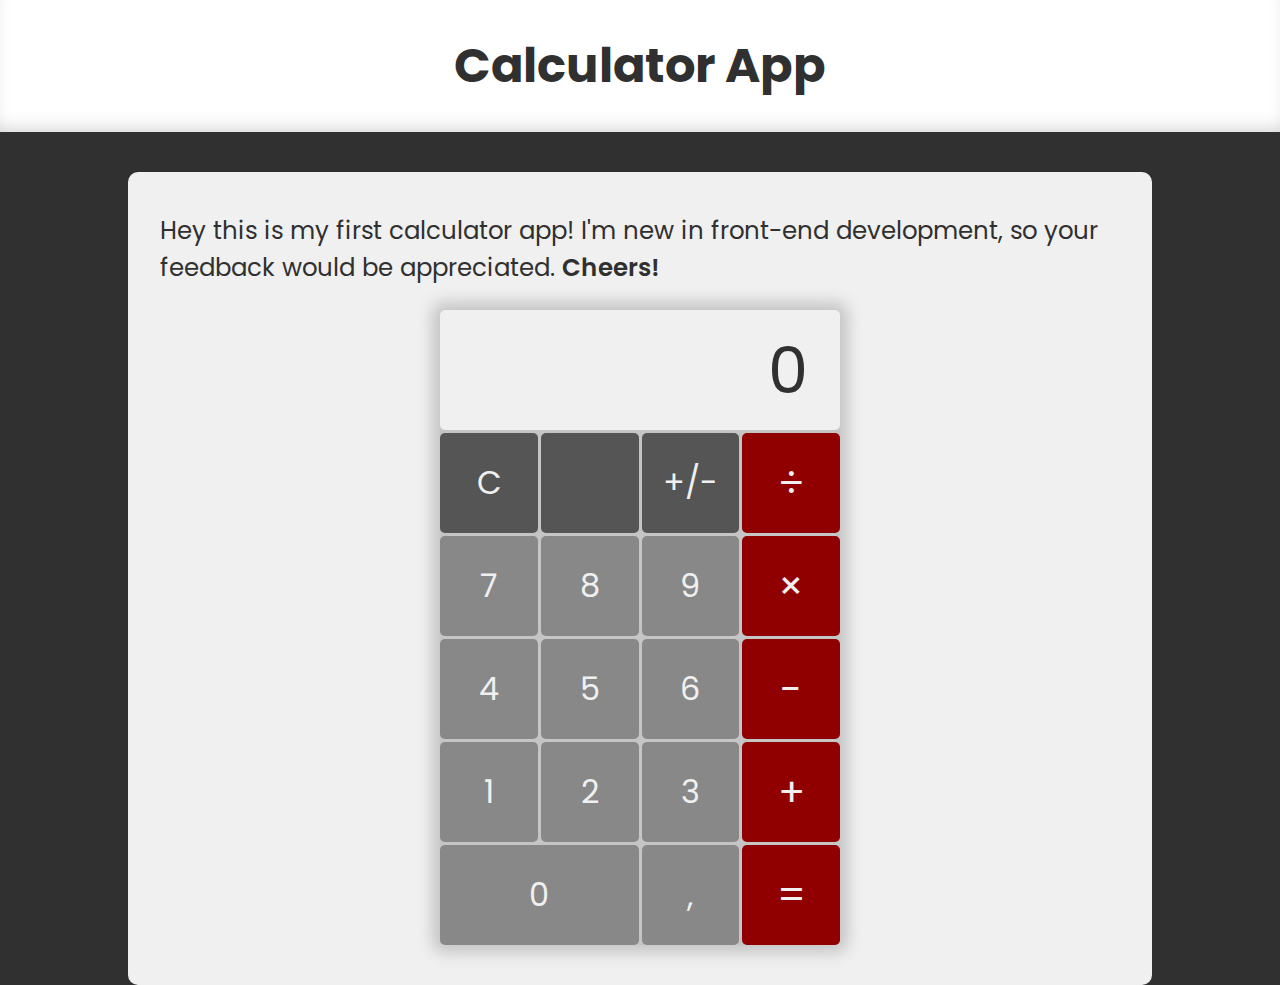
<file: calculator_app/index.html>
<!DOCTYPE html>
<html lang="en">
<head>
    <meta charset="UTF-8">
    <meta http-equiv="X-UA-Compatible" content="IE=edge">
    <meta name="viewport" content="width=device-width, initial-scale=1.0">
    <title>Calculator | Povilas Medvedevas</title>
    <link rel="stylesheet" href="style.css">
    <link rel="preconnect" href="https://fonts.googleapis.com">
    <link rel="preconnect" href="https://fonts.gstatic.com" crossorigin>
    <link href="https://fonts.googleapis.com/css2?family=Cutive+Mono&family=Poppins:wght@300;400;600;700&display=swap" rel="stylesheet">
    <link rel="stylesheet" href="https://use.fontawesome.com/releases/v5.15.4/css/all.css" integrity="sha384-DyZ88mC6Up2uqS4h/KRgHuoeGwBcD4Ng9SiP4dIRy0EXTlnuz47vAwmeGwVChigm" crossorigin="anonymous">
</head>
<body>
    <header>
        <h1>Calculator App</h1>
    </header>
    <main>
        <p>Hey this is my first calculator app! I'm new in front-end development, so your feedback would be appreciated. <span>Cheers!</span></p>
    
        <div class="container">
            <div class="box display" id="display-output">

            </div>
            <div class="box top" onclick="cleanDisplay()">
                <p>C</p>
            </div>
            <div class="box top">
                <p><i class="fas fa-backspace" onclick="backspace()"></i></p>
            </div>
            <div class="box top" onclick="inverse()">
                <p>+/-</p>
            </div>
            <div class="box side" id="divide">
                <p>&divide;</p>
            </div>
            <div class="box digit" id="7" onclick="setDigit(this.id)">
                <p>7</p>
            </div>
            <div class="box digit" id="8" onclick="setDigit(this.id)">
                <p>8</p>
            </div>
            <div class="box digit" id="9" onclick="setDigit(this.id)">
                <p>9</p>
            </div>
            <div class="box side" id="multiply">
                <p>&times;</p>
            </div>
            <div class="box digit" id="4" onclick="setDigit(this.id)">
                <p>4</p>
            </div>
            <div class="box digit" id="5" onclick="setDigit(this.id)">
                <p>5</p>
            </div>
            <div class="box digit" id="6" onclick="setDigit(this.id)">
                <p>6</p>
            </div>
            <div class="box side" id="subtract">
                <p>-</p>
            </div>
            <div class="box digit" id="1" onclick="setDigit(this.id)">
                <p>1</p>
            </div>
            <div class="box digit" id="2" onclick="setDigit(this.id)">
                <p>2</p>
            </div>
            <div class="box digit" id="3" onclick="setDigit(this.id)">
                <p>3</p>
            </div>
            <div class="box side" id="sum">
                <p>+</p>
            </div>
            <div class="box digit zero" id="0" onclick="setDigit(this.id)">
                <p>0</p>
            </div>
            <div class="box digit" id="." onclick="setDigit(this.id)">
                <p>,</p>
            </div>
            <div class="box side" id="equal">
                <p>=</p>
            </div>

        </div>

    </main> 

    <script src="script.js"></script>
</body>
</html>
</file>
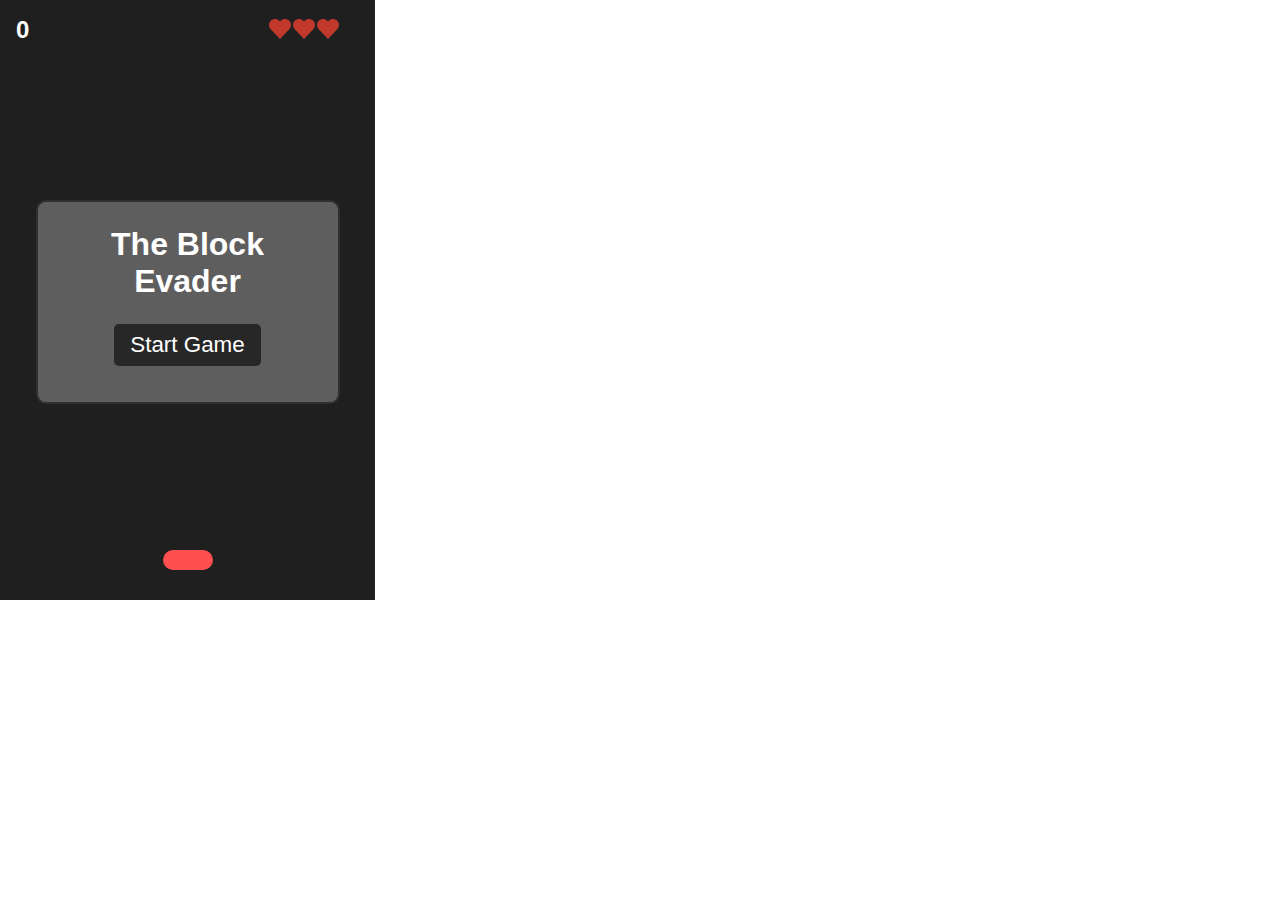
<file: game JS mobile/index.html>
<!DOCTYPE html>
<html lang="en">
<head>
    <meta charset="UTF-8">
    <meta http-equiv="X-UA-Compatible" content="IE=edge">
    <meta name="viewport" content="width=device-width, initial-scale=1.0">
    <title>Game</title>
    <link rel="stylesheet" href="style.css">
</head>
<body>
    <div id="game">
        <div class="controler" id="left"></div>
        <div class="controler" id="right"></div>
        <div id="score"></div>
        <div id="lives"></div>
        <form id="start">
            <h1>The Block Evader</h1>
            <button id='start-game'>Start Game</button>
        </form>
        <div id="player"></div>
    </div>
    <script src="script.js"></script>
</body>
</html>
</file>
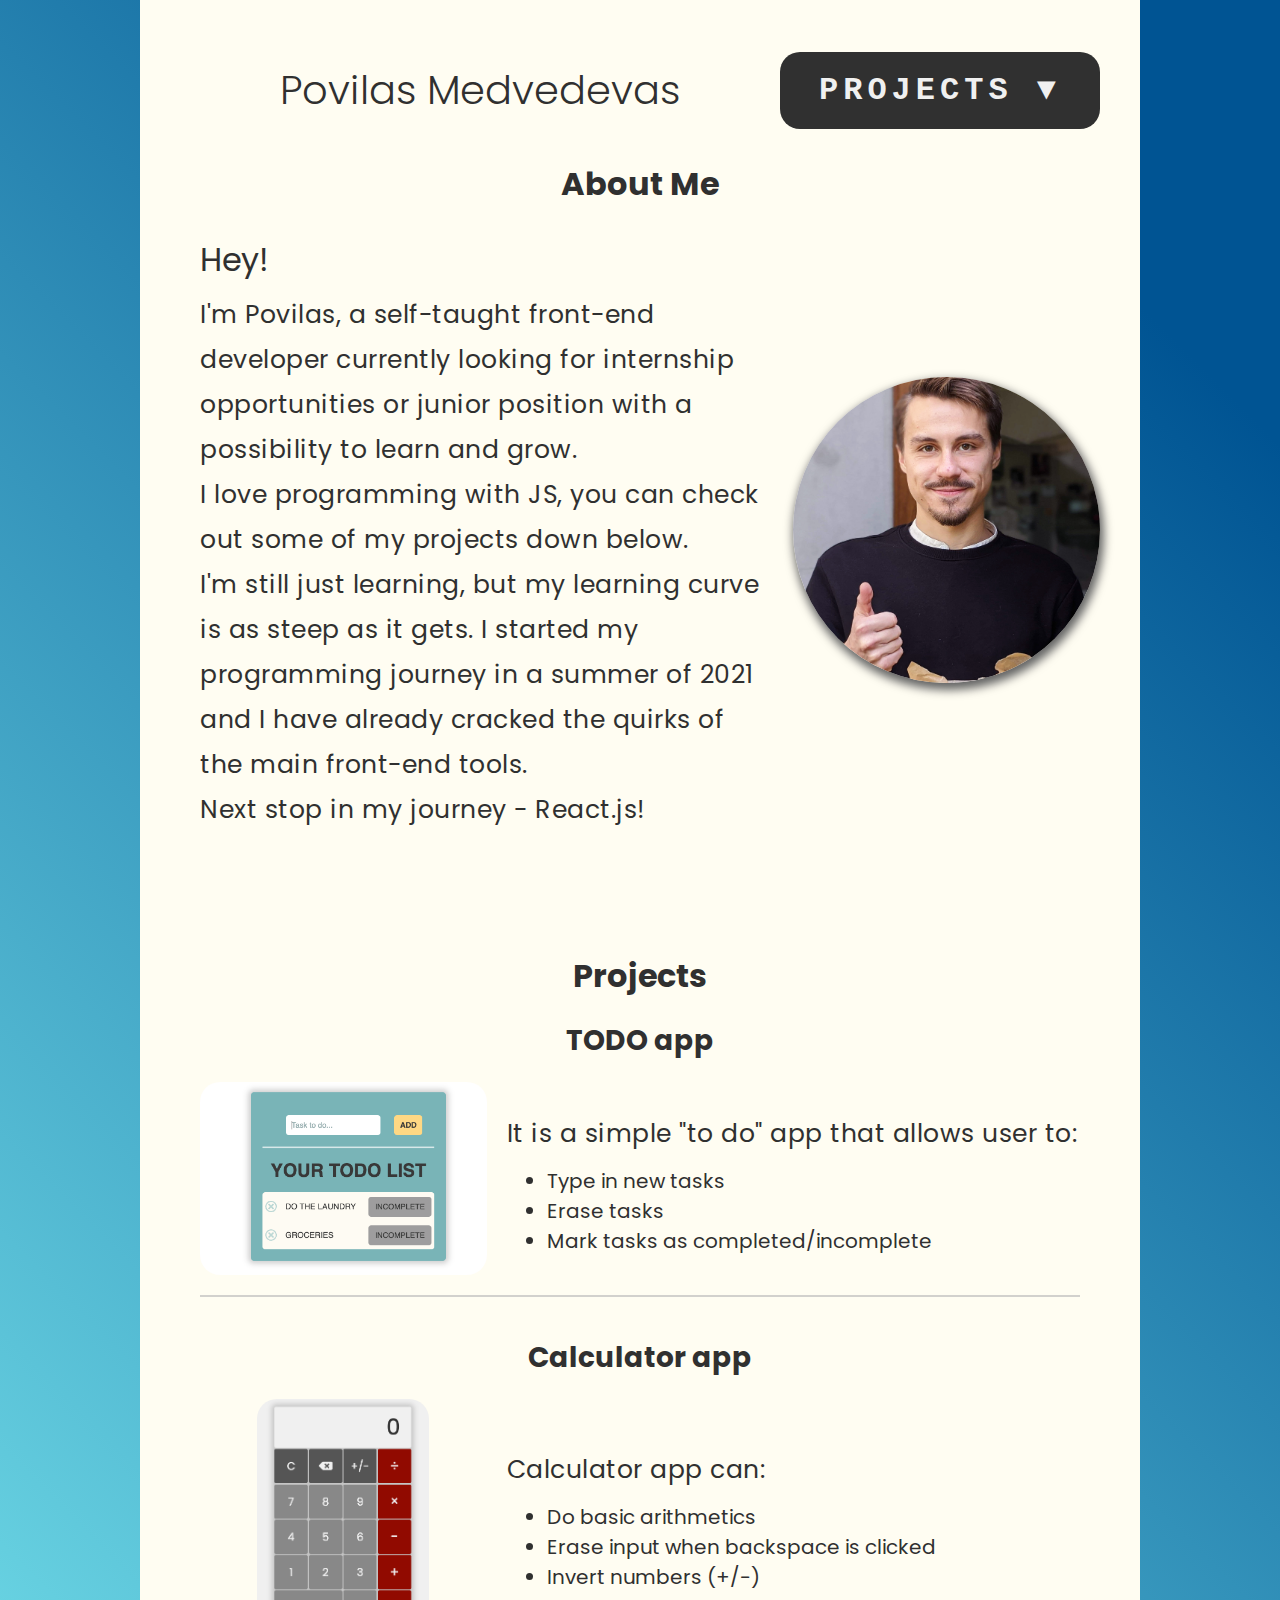
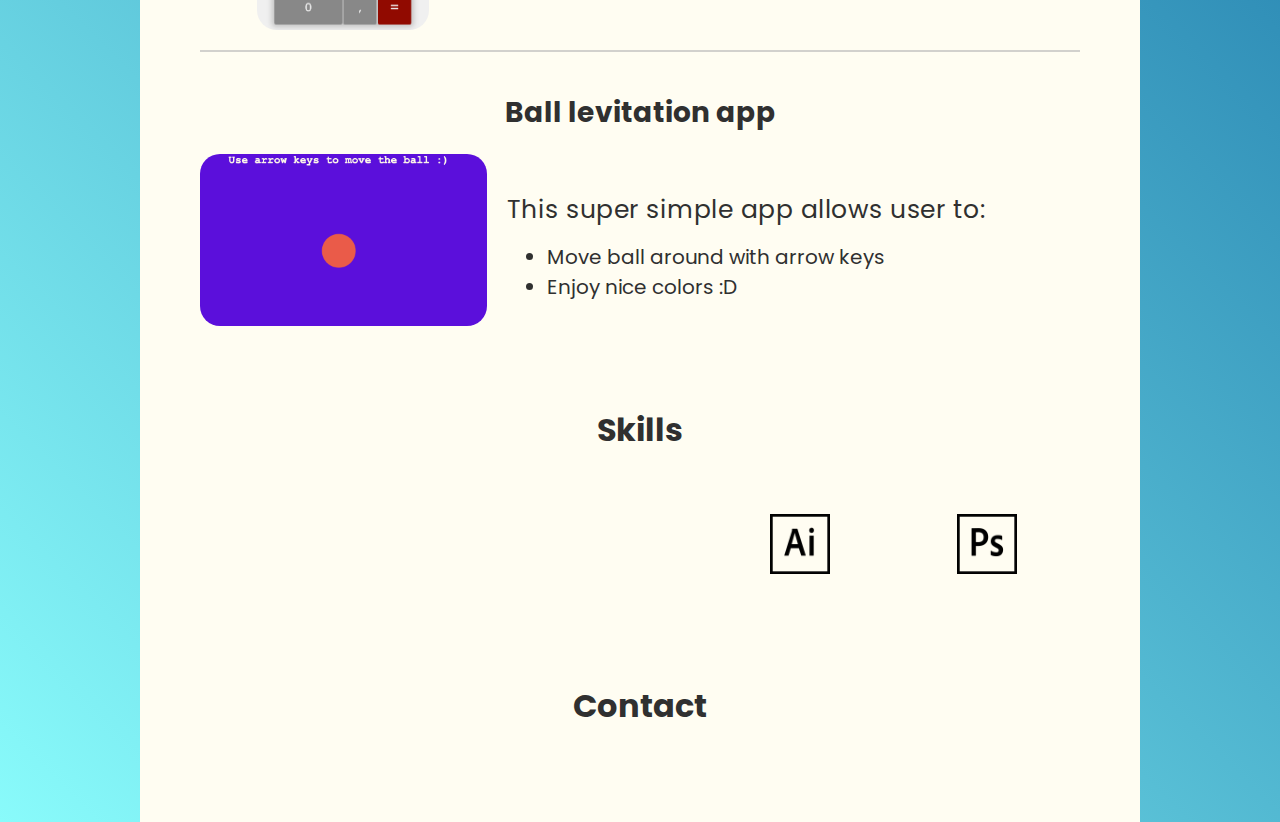
<file: portfolio/index.html>
<!DOCTYPE html>
<html lang="en">
<head>
    <meta charset="UTF-8">
    <meta http-equiv="X-UA-Compatible" content="IE=edge">
    <meta name="viewport" content="width=device-width, initial-scale=1.0">
    <title>Portfolio | Povilas Medvedevas</title>
    <link rel="stylesheet" href="style.css">
    <link rel="stylesheet" href="https://use.fontawesome.com/releases/v5.15.4/css/all.css" integrity="sha384-DyZ88mC6Up2uqS4h/KRgHuoeGwBcD4Ng9SiP4dIRy0EXTlnuz47vAwmeGwVChigm" crossorigin="anonymous">
    <link rel="preconnect" href="https://fonts.googleapis.com">
    <link rel="preconnect" href="https://fonts.gstatic.com" crossorigin>
    <link href="https://fonts.googleapis.com/css2?family=Poppins:wght@100;300;400;600;700;900&family=Roboto+Slab:wght@300;400&display=swap" rel="stylesheet">
</head>
<body>
    <header id="navbar">
        <nav class="navigation">
            <a href="index.html"><h1>Povilas Medvedevas</h1></a>
            <div class="dropdown">
                <button onclick="dropDown()" class="dropbtn"><h2>Projects &#x25BC;</h2></button>
                <div id="dropContent" class="dropdown-content">
                    <a href="projects/todo/todo.html">TODO app</a>
                    <a href="projects/calculator/calculator.html">Calculator app</a>
                    <a href="projects/ball/ball.html">Levitating ball</a>
                    <a href="index.html" id="last">HOME</a>
                </div>
            </div>
        </nav>
    </header>
    <main>
        <section class="about-me">
            <h2>About Me</h2>
            <article class="content">
                <span class="hey">Hey!</span>
                <p>I'm Povilas, a self-taught front-end developer currently looking for internship opportunities or junior position with a possibility to learn and grow.</p>
                <p>I love programming with JS, you can check out some of my projects down below.
                <p>I'm still just learning, but my learning curve is as steep as it gets. I started my programming journey in a summer of 2021 and I have already cracked the quirks of the main front-end tools.</p>
                <p>Next stop in my journey - React.js!</p>
            </article>
            <aside class="picture">
                <img src="images/my_pic.jpg" alt="Povilas gives thumbs up"/>
            </aside>
        </section>



        <section class="projects">
            <h2>Projects</h2>
            <div class="projects-container">
                <h3>TODO app</h3>
                <div class="project-box todo-app">
                    <div class="description">
                        <p>It is a simple "to do" app that allows user to:</p>
                        <ul class="functionalities">
                            <li>Type in new tasks</li>
                            <li>Erase tasks</li>
                            <li>Mark tasks as completed/incomplete</li>
                        </ul>
                    </div>
                    <img src ="images/todo.png" alt=""/>
                </div>

                <h3>Calculator app</h3>
                <div class="project-box calc-app">
                    <div class="description">
                        <p>Calculator app can:</p><ul class="functionalities">
                            <li>Do basic arithmetics</li>
                            <li>Erase input when backspace is clicked</li>
                            <li>Invert numbers (+/-)</li>
                        </ul>
                    </div>
                    <img src ="images/calc.png" alt=""/>
                </div>

                <h3>Ball levitation app</h3>
                <div class="project-box ball-app">
                    <div class="description">
                        <p>This super simple app allows user to:</p><ul class="functionalities">
                            <li>Move ball around with arrow keys</li>
                            <li>Enjoy nice colors :D</li>
                        </ul>
                    </div>
                    <img src ="images/ball.png" alt=""/>
                </div>
            </div>
        </section>

        <section class="skills">
            <h2>Skills</h2>
            <ul class="skills-list">
                <li><i class="fab fa-html5 fa-3x"></i></li>
                <li><i class="fab fa-css3 fa-3x"></i></li>
                <li><i class="fab fa-js-square fa-3x"></i></li>
                <li><i class="fab fa-github fa-3x"></i></li>
                <li><img src="images/Ai.png" alt=""/></li>
                <li><img src="images/PS.png" alt=""/></li>
            </ul>
        </section>

    </main>

    <footer class="footer">
        <h2>Contact</h2>
        <ul class="contact-me">
            <li><a href="https://www.linkedin.com/in/povilas-medvedevas/" target="_blank"><i class="fab fa-linkedin fa-3x"></i></a></li>
            <li><a href="https://github.com/pmedvedevas/pdmedvedevas.github.io" target="_blank"><i class="fab fa-github fa-3x"></i></a></li>
            <li><a href="mailto:pdmedvedevas@gmail.com" target="_blank"><i class="far fa-envelope fa-3x"></i></a></li>
            <li><a href="tel:+37062495508" target="_blank"><i class="fas fa-phone-square-alt fa-3x"></i></a></li>
        </ul>
    </footer>
    <script src="main.js"></script>
</body>
</html>
</file>
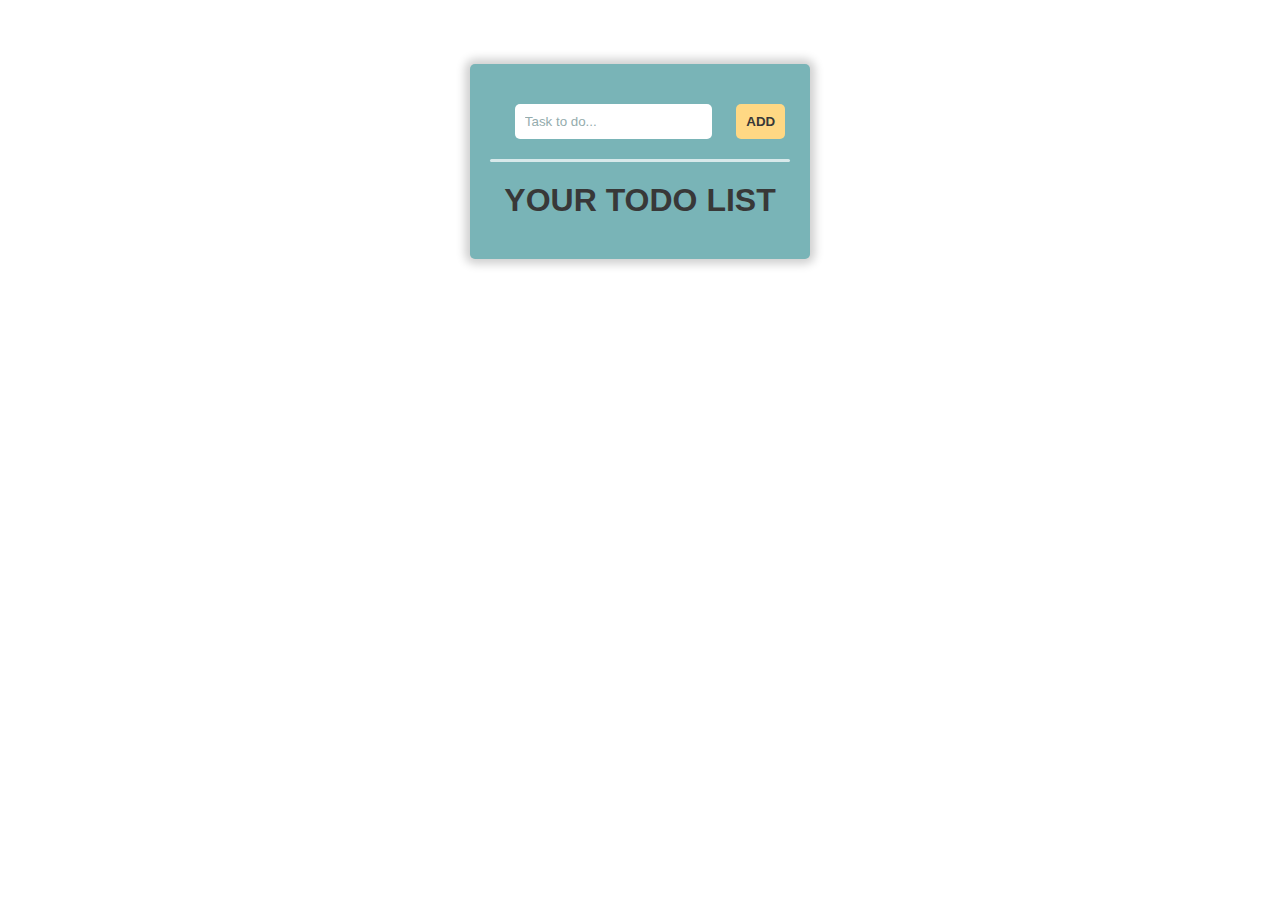
<file: todo app completed/index.html>
<!DOCTYPE html>
<html lang="en">
<head>
    <meta charset="UTF-8">
    <meta http-equiv="X-UA-Compatible" content="IE=edge">
    <meta name="viewport" content="width=device-width, initial-scale=1.0">
    <title>TODO</title>
    <link rel="stylesheet" href="style.css">
    <link rel="stylesheet" href="https://use.fontawesome.com/releases/v5.15.4/css/all.css" integrity="sha384-DyZ88mC6Up2uqS4h/KRgHuoeGwBcD4Ng9SiP4dIRy0EXTlnuz47vAwmeGwVChigm" crossorigin="anonymous">
</head>
<body>
    <div class="app-box">
        <div class="sumbit-box">
            <form action="index.html" id="taskForm">
                <input type="text" name="task" id="task" value="" placeholder="Task to do...">
                <input type="submit" value="Add" id="submit">
            </form>
        </div>
        <hr>
        <div>
            <h1>YOUR TODO LIST</h1>
            <ul id="task-list">
    
            </ul>
        </div>
    </div>
    <script src="script.js"></script>
</body>
</html>
</file>
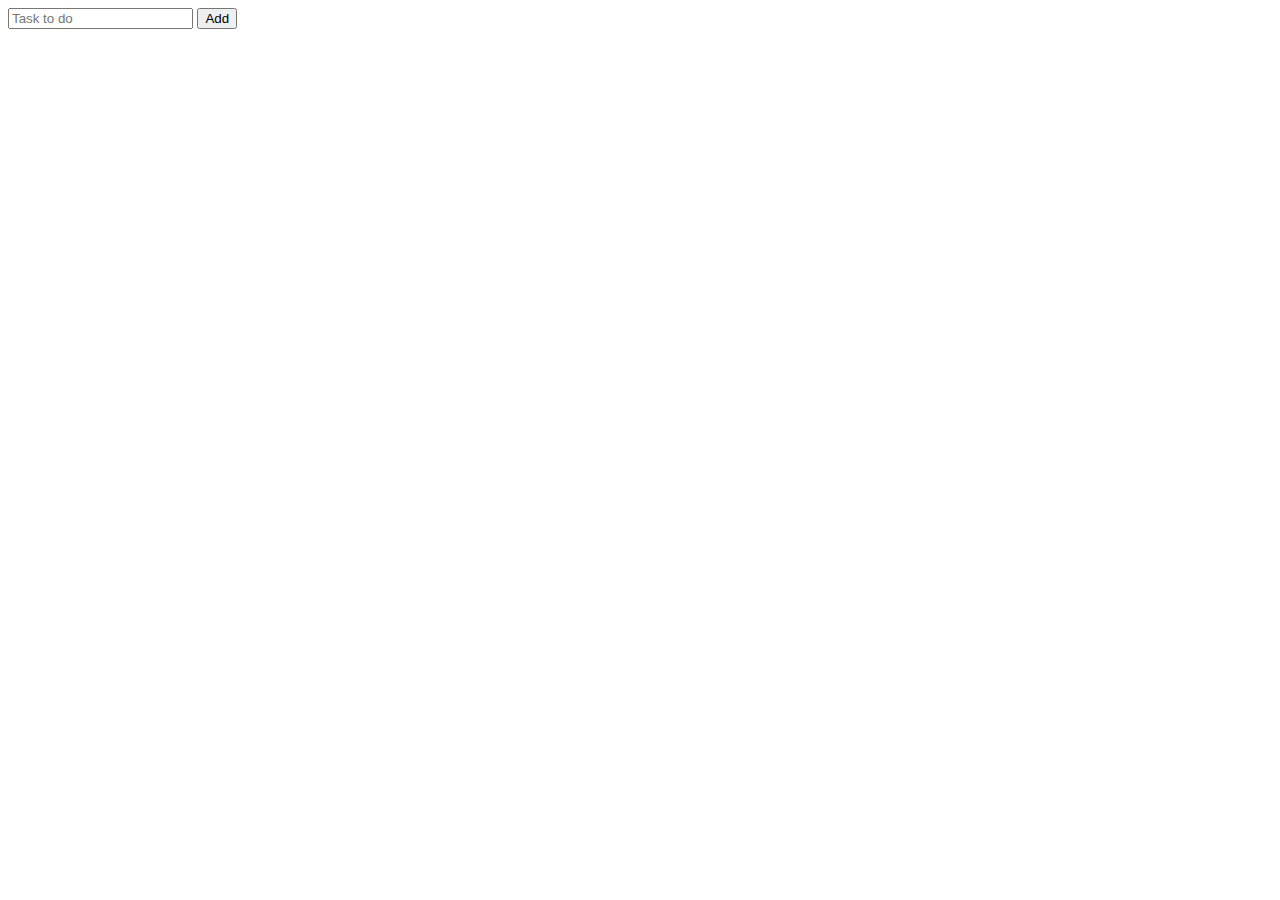
<file: todo app/index.html>
<!DOCTYPE html>
<html lang="en">
<head>
    <meta charset="UTF-8">
    <meta http-equiv="X-UA-Compatible" content="IE=edge">
    <meta name="viewport" content="width=device-width, initial-scale=1.0">
    <title>TODO</title>
    <link rel="stylesheet" href="style.css">
</head>
<body>
    <div class="sumbit-box">
        <form action="index.html" id="taskForm">
            <input type="text" name="task" id="task" value="" placeholder="Task to do">
            <input type="submit" value="Add" id="submit">
        </form>
    </div>
    <div class="task-table">
        <ul id="task-list">

        </ul>
    </div>
    <script src="script.js"></script>
</body>
</html>
</file>
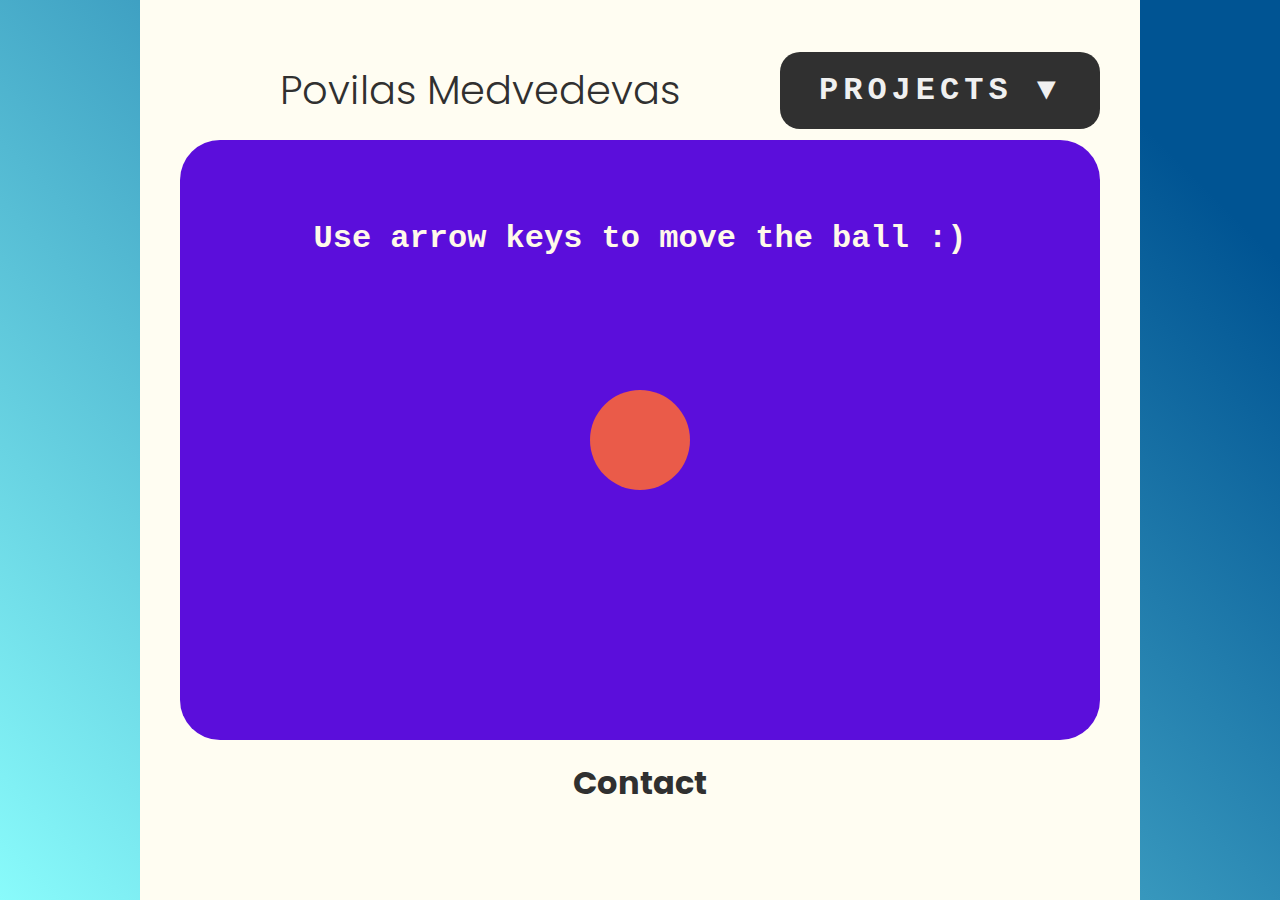
<file: portfolio/projects/ball/ball.html>
<!DOCTYPE html>
<html lang="en">
<head>
    <meta charset="UTF-8">
    <meta http-equiv="X-UA-Compatible" content="IE=edge">
    <meta name="viewport" content="width=device-width, initial-scale=1.0">
    <title>Portfolio | Povilas Medvedevas</title>
    <link rel="stylesheet" href="../../style.css">
    <link rel="stylesheet" href="styles.css"> 
    <link rel="stylesheet" href="https://use.fontawesome.com/releases/v5.15.4/css/all.css" integrity="sha384-DyZ88mC6Up2uqS4h/KRgHuoeGwBcD4Ng9SiP4dIRy0EXTlnuz47vAwmeGwVChigm" crossorigin="anonymous">
    <link rel="preconnect" href="https://fonts.googleapis.com">
    <link rel="preconnect" href="https://fonts.gstatic.com" crossorigin>
    <link href="https://fonts.googleapis.com/css2?family=Poppins:wght@100;300;400;600;700;900&family=Roboto+Slab:wght@300;400&display=swap" rel="stylesheet">
</head>
<body>
    <header id="navbar">
        <nav class="navigation">
            <a href="../../index.html"><h1>Povilas Medvedevas</h1></a>
            <div class="dropdown">
                <button onclick="dropDown()" class="dropbtn"><h2>Projects &#x25BC;</h2></button>
                <div id="dropContent" class="dropdown-content">
                    <a href="../todo/todo.html">TODO app</a>
                    <a href="../calculator/calculator.html">Calculator app</a>
                    <a href="ball.html">Levitating ball</a>
                    <a href="../../index.html" id="last">HOME</a>
                </div>
            </div>
        </nav>
    </header>
    <main>
        <div class="ball_container">
            <h2>Use arrow keys to move the ball :)</h2>
            <div class="ball" id="ball"></div>
        </div>
    </main>

    <footer class="footer">
        <h2>Contact</h2>
        <ul class="contact-me">
            <li><a href="https://www.linkedin.com/in/povilas-medvedevas/" target="_blank"><i class="fab fa-linkedin fa-3x"></i></a></li>
            <li><a href="https://github.com/pmedvedevas/pdmedvedevas.github.io" target="_blank"><i class="fab fa-github fa-3x"></i></a></li>
            <li><a href="mailto:pdmedvedevas@gmail.com" target="_blank"><i class="far fa-envelope fa-3x"></i></a></li>
            <li><a href="tel:+37062495508" target="_blank"><i class="fas fa-phone-square-alt fa-3x"></i></a></li>
        </ul>
    </footer>
    <script src="script.js"></script>
    <script src="../../main.js"></script>
</body>
</html>
</file>
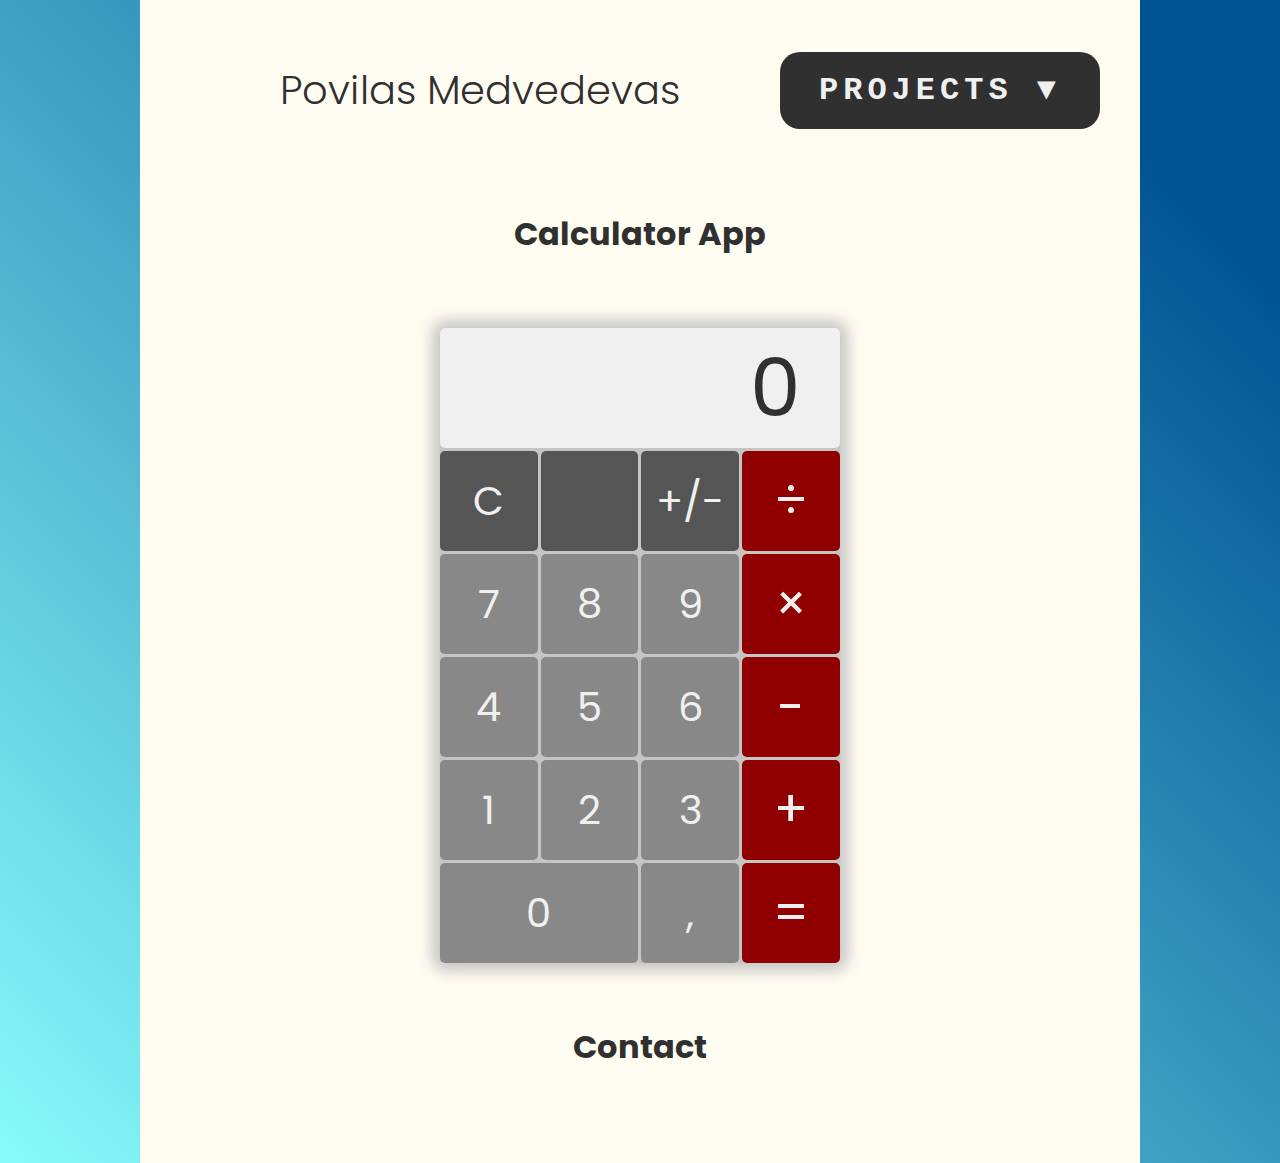
<file: portfolio/projects/calculator/calculator.html>
<!DOCTYPE html>
<html lang="en">
<head>
    <meta charset="UTF-8">
    <meta http-equiv="X-UA-Compatible" content="IE=edge">
    <meta name="viewport" content="width=device-width, initial-scale=1.0">
    <title>Portfolio | Povilas Medvedevas</title>
    <link rel="stylesheet" href="../../style.css">
    <link rel="stylesheet" href="style.css">
    <link rel="stylesheet" href="https://use.fontawesome.com/releases/v5.15.4/css/all.css" integrity="sha384-DyZ88mC6Up2uqS4h/KRgHuoeGwBcD4Ng9SiP4dIRy0EXTlnuz47vAwmeGwVChigm" crossorigin="anonymous">
    <link rel="preconnect" href="https://fonts.googleapis.com">
    <link rel="preconnect" href="https://fonts.gstatic.com" crossorigin>
    <link href="https://fonts.googleapis.com/css2?family=Poppins:wght@100;300;400;600;700;900&family=Roboto+Slab:wght@300;400&display=swap" rel="stylesheet">
</head>
<body>
    <header id="navbar">
        <nav class="navigation">
            <a href="../../index.html"><h1>Povilas Medvedevas</h1></a>
            <div class="dropdown">
                <button onclick="dropDown()" class="dropbtn"><h2>Projects &#x25BC;</h2></button>
                <div id="dropContent" class="dropdown-content">
                    <a href="../todo/todo.html">TODO app</a>
                    <a href="calculator.html">Calculator app</a>
                    <a href="../ball/ball.html" >Levitating ball</a>
                    <a href="../../index.html" id="last">HOME</a>
                </div>
            </div>
        </nav>
    </header>
    <main>

        <section class="app">
                <h2>Calculator App</h2>
            <main>
            
                <div class="container">
                    <div class="box display" id="display-output">
        
                    </div>
                    <div class="box top" onclick="cleanDisplay()">
                        <p>C</p>
                    </div>
                    <div class="box top">
                        <p><i class="fas fa-backspace" onclick="backspace()"></i></p>
                    </div>
                    <div class="box top" onclick="inverse()">
                        <p>+/-</p>
                    </div>
                    <div class="box side" id="divide">
                        <p>&divide;</p>
                    </div>
                    <div class="box digit" id="7" onclick="setDigit(this.id)">
                        <p>7</p>
                    </div>
                    <div class="box digit" id="8" onclick="setDigit(this.id)">
                        <p>8</p>
                    </div>
                    <div class="box digit" id="9" onclick="setDigit(this.id)">
                        <p>9</p>
                    </div>
                    <div class="box side" id="multiply">
                        <p>&times;</p>
                    </div>
                    <div class="box digit" id="4" onclick="setDigit(this.id)">
                        <p>4</p>
                    </div>
                    <div class="box digit" id="5" onclick="setDigit(this.id)">
                        <p>5</p>
                    </div>
                    <div class="box digit" id="6" onclick="setDigit(this.id)">
                        <p>6</p>
                    </div>
                    <div class="box side" id="subtract">
                        <p>-</p>
                    </div>
                    <div class="box digit" id="1" onclick="setDigit(this.id)">
                        <p>1</p>
                    </div>
                    <div class="box digit" id="2" onclick="setDigit(this.id)">
                        <p>2</p>
                    </div>
                    <div class="box digit" id="3" onclick="setDigit(this.id)">
                        <p>3</p>
                    </div>
                    <div class="box side" id="sum">
                        <p>+</p>
                    </div>
                    <div class="box digit zero" id="0" onclick="setDigit(this.id)">
                        <p>0</p>
                    </div>
                    <div class="box digit" id="." onclick="setDigit(this.id)">
                        <p>,</p>
                    </div>
                    <div class="box side" id="equal">
                        <p>=</p>
                    </div>
        
                </div>
        </section>



    </main>

<footer class="footer">
    <h2>Contact</h2>
    <ul class="contact-me">
        <li><a href="https://www.linkedin.com/in/povilas-medvedevas/" target="_blank"><i class="fab fa-linkedin fa-3x"></i></a></li>
        <li><a href="https://github.com/pmedvedevas/pdmedvedevas.github.io" target="_blank"><i class="fab fa-github fa-3x"></i></a></li>
        <li><a href="mailto:pdmedvedevas@gmail.com" target="_blank"><i class="far fa-envelope fa-3x"></i></a></li>
        <li><a href="tel:+37062495508" target="_blank"><i class="fas fa-phone-square-alt fa-3x"></i></a></li>
    </ul>
</footer>
<script src="../../main.js"></script>
<script src="script.js"></script>
</body>
</html>
</file>
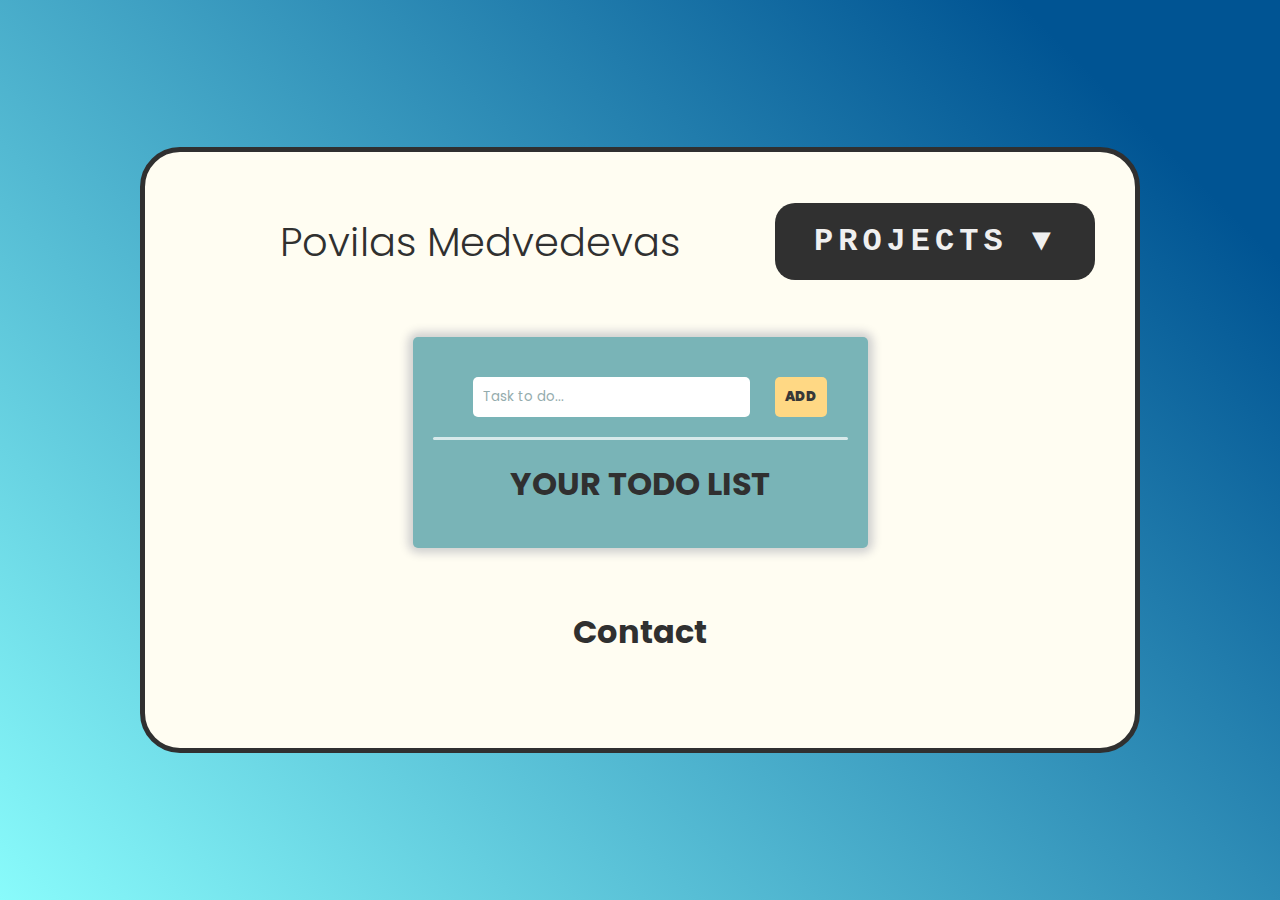
<file: portfolio/projects/todo/todo.html>
<!DOCTYPE html>
<html lang="en">
<head>
    <meta charset="UTF-8">
    <meta http-equiv="X-UA-Compatible" content="IE=edge">
    <meta name="viewport" content="width=device-width, initial-scale=1.0">
    <title>Portfolio | Povilas Medvedevas</title>
    <link rel="stylesheet" href="../../style.css">
    <link rel="stylesheet" href="style.css">
    <link rel="stylesheet" href="https://use.fontawesome.com/releases/v5.15.4/css/all.css" integrity="sha384-DyZ88mC6Up2uqS4h/KRgHuoeGwBcD4Ng9SiP4dIRy0EXTlnuz47vAwmeGwVChigm" crossorigin="anonymous">
    <link rel="preconnect" href="https://fonts.googleapis.com">
    <link rel="preconnect" href="https://fonts.gstatic.com" crossorigin>
    <link href="https://fonts.googleapis.com/css2?family=Poppins:wght@100;300;400;600;700;900&family=Roboto+Slab:wght@300;400&display=swap" rel="stylesheet">
</head>
<body>
    <header id="navbar">
        <nav class="navigation">
            <a href="../../index.html"><h1>Povilas Medvedevas</h1></a>
            <div class="dropdown">
                <button onclick="dropDown()" class="dropbtn"><h2>Projects &#x25BC;</h2></button>
                <div id="dropContent" class="dropdown-content">
                    <a href="todo.html">TODO app</a>
                    <a href="../calculator/calculator.html">Calculator app</a>
                    <a href="../ball/ball.html" >Levitating ball</a>
                    <a href="../../index.html" id="last">HOME</a>
                </div>
            </div>
        </nav>
    </header>
    <main>
        <section class="app">
        <div class="app-box">
            <div class="sumbit-box">
                <form action="index.html" id="taskForm">
                    <input type="text" name="task" id="task" value="" placeholder="Task to do...">
                    <input type="submit" value="Add" id="submit">
                </form>
            </div>
            <hr>
            <div>
                <h2>YOUR TODO LIST</h2>
                <ul id="task-list">
        
                </ul>
            </div>
        </div>
        </section>
    </main>

    <footer class="footer">
        <h2>Contact</h2>
        <ul class="contact-me">
            <li><a href="https://www.linkedin.com/in/povilas-medvedevas/" target="_blank"><i class="fab fa-linkedin fa-3x"></i></a></li>
            <li><a href="https://github.com/pmedvedevas/pdmedvedevas.github.io" target="_blank"><i class="fab fa-github fa-3x"></i></a></li>
            <li><a href="mailto:pdmedvedevas@gmail.com" target="_blank"><i class="far fa-envelope fa-3x"></i></a></li>
            <li><a href="tel:+37062495508" target="_blank"><i class="fas fa-phone-square-alt fa-3x"></i></a></li>
        </ul>
    </footer>
    <script src="script.js"></script>
    <script src="../../main.js"></script>
</body>
</html>
</file>
<file: calculator_app/style.css>
* {
    margin: 0;
    padding: 0;
    font-family: 'Poppins', sans-serif;
    color: #303030;
    box-sizing: border-box;
}

h1 {
    font-weight: 700;
    font-size: 3rem;
    text-align: center;
    padding: 30px;
    background-color: #fff;
    box-shadow: inset 0 -10px 20px -10px #c5c5c5;
}
body {
    background-color: #303030;
}
main {
    background-color: #F0F0F0;
    width: 80%;
    max-width: 1100px;
    margin: 0 auto;
    border-radius: 10px;
    margin-top: 2.5rem;
    padding: 2.5rem 2rem;
}
main > p {
    font-size: 1.53rem;
    margin-bottom: 1.5rem;
}

main p span {
    font-weight: 600;
}


/* calculator styles */

.container {
    display: grid;
    width: 90%;
    margin: 0 auto;
    grid-template-columns: repeat(4,1fr);
    grid-template-rows: 120px;
    grid-auto-rows: 100px;
    gap: 3px;
    max-width: 400px;
    box-sizing: content-box;
    background-color: #c5c5c5;
    box-shadow: 0 0 15px 8px #c5c5c5;
    border-radius: 5px;
}

.box {
    border-radius: 5px;
    display: flex;
    justify-content: center;
    align-items: center;
    z-index:1;
    transition: background-color ease 400ms;
}

.box:hover {
    cursor: pointer;
}

.box:active {
    background-color: #ffae00;
}

.display {
    grid-column: span 4;
    background-color: #f0f0f0;
}

.box > p{
    color: #F0F0F0;
    font-size: 2rem;
}

.fa-backspace {
    color: #f0f0f0;
}

.zero {
    grid-column: span 2;
}

.top {
    background-color: #555;
}

.digit{
    background-color: #888;
}

.side {
    background-color: #910000;
}

.side > p {
    font-size: 2.5rem;
}

#display-output {
    padding: 0 2rem;
    font-size: 4rem;
    color: #303030;
    justify-content: flex-end;
}


@media only screen and (max-width: 600px) {
    h1 {
        box-shadow: none;
    }
    main {
        width: 100%;
        max-width: 100%;
        margin: 0;
        border-radius: 0;
        padding: 0;
    }
    .container {
        box-shadow: none;
        width: 100%;
        position: relative;
    }
    
}
</file>
<file: game JS mobile/style.css>
* {
    margin:0;
    padding: 0;
    font-family: Verdana, Geneva, Tahoma, sans-serif;
}


#game {
    width: 375px;
    height: 600px;
    background-color: rgb(31,31,31);
}

#start{
    width: 300px;
    height: 200px;
    background-color: rgba(158, 158, 158, 0.5);
    color: #fff;
    border: 2px solid #303030;
    border-radius: 10px;
    position: relative;
    z-index: 9;
    margin: 0 auto;
    top: 200px;
    text-align: center;
}

h1{
    margin: 1.5rem;
}

#player {
    /* width: 100px; */
    height: 20px;
    background-color: rgb(255, 79, 79);
    border-radius: 10px;
    display: inline-block;
    position:absolute;
    top: 550px;
    left: calc(375px/2 - 25px);
    transition: left linear 100ms;
}

#score {
    height: 50px;
    width: 100px;
    position: absolute;
    z-index: 2;
    color: #fff;
    font-size: 1.5rem;
    font-weight: 700;
    padding: 1rem;
}

#lives {
    height: 50px;
    width: 340px;
   text-align: end; 
    position: absolute;
    z-index: 2;
    padding-top: 1rem;
}

.block {
    width: 20px;
    height: 20px;
    background-color: rgb(70, 249, 255);
    border-radius: 0 0 10px 10px ;
    position: absolute;
    top: 0px;
}

.block-animation {
    animation: block 3s linear;
}

@keyframes block {
    0%{top:0px;}
    100%{top:600px;}
}

.crazy-block {
    width: 10px;
    height: 10px;
    border-radius: 50%;
    background-color: #ff0000;
    position: absolute;
    top: 0px;
}

.crazy-animation-left {
    animation: crazy-left 3s linear
}

@keyframes crazy-left {
    0%{top:0px;}
    20%{left: 0px;}
    40%{left: 360px;}
    50%{background-color: #00ff00;}
    60%{left: 0px;}
    70%{top: 570px;}
    100%{top:600px; background-color: #0000ff;}
}

.crazy-animation-right {
    animation: crazy-right 3s linear
}

@keyframes crazy-right {
    0%{top:0px;}
    20%{left: 360px;}
    40%{left: 0px;}
    50%{background-color: #ff0000;}
    60%{left: 360px;}
    70%{top: 570px;}
    100%{top:600px; background-color: #fff;}
}


.thunder,.addlife {
    position: absolute;
    top: 0px;
    animation: block 3s linear;
}

.trunc {
    width: 20px;
    height: 20px;
    background-color: #fff;
    border-radius: 50%;
    border: 2px solid #ff5050;
    position: absolute;
    top: 0px;
    animation: block 3s linear;
}

.hide {
    visibility: hidden;
}

#pop-up {
    width: 300px;
    height: 200px;
    background-color: rgba(158, 158, 158, 0.5);
    color: #fff;
    border: 2px solid #303030;
    border-radius: 10px;
    position: relative;
    z-index: 9;
    margin: 0 auto;
    display: flex;
    flex-direction: column;
    align-items: center;
    justify-content: space-around;
    top: 200px;
}

button{
    border: none;
    background-color: rgb(39, 39, 39);
    color: #fff;
    font-size: 1.4rem;
    padding: .5rem 1rem;
    border-radius: 5px;
}

button:active{
    background-color: rgb(223, 209, 209);
    color: #303030;
    box-shadow: 0 0 3px 1px #303030;
}

.controler {
    width: calc(375px/2);
    height: 600px;
    position: absolute;
    z-index: 5;
}
#right {
    left: calc(375px/2);
}
</file>
<file: portfolio/style.css>
*{
    margin: 0;
    padding: 0;
    font-family: 'Poppins', sans-serif;
    box-sizing: border-box;
    color: var(--main-text);
}

:root {
    --main-text: #303030;
    --white: #f0f0f0;
    --bg: #fffdf2;
    --accent-blue: rgba(0,84,147,1);
    --accent-blue2: rgba(137,251,251,1);
}

html {
    background: linear-gradient(45deg, var(--accent-blue2) 0%, var(--accent-blue) 88%);
}

body {
    background-color: var(--bg);
}

h2 {
    font-size: 2rem;
    padding: 1rem;
    text-align: center;
}

h3 {
    font-size: 1.4rem;
    text-align: center;
    padding-bottom: 1rem;
}

p {
    font-size: 1.25rem;
    line-height: 1.8;
    letter-spacing: 0.5px;
}

a {
    text-decoration: none;
}

.content, .skills, .footer, .projects {
    padding: 0 1rem;
}

/* Navigation */
header {
    position: sticky;
    background-color: var(--bg);
    transition: top ease-out 800ms;
    z-index: 2;
}


.navigation {
    display: grid;
    grid-auto-rows: 100px;
    grid-template-columns: 100%;
    justify-content: center;
    align-items: center;
    text-align: center;
}

.navigation h1 {
    font-size: 2rem;
    font-weight: 300;
}

.navigation h2 {
    text-transform: uppercase;
    font-family: 'Courier New', Courier, monospace;
    letter-spacing: 5px;
    border-radius: 1rem;
    background-color: var(--main-text);
    color: var(--white);
    width: 320px;
    margin: 0 auto;
    cursor: pointer;
    transition: opacity ease-in 300ms;
}

.navigation h2:hover, .navigation h2:focus {
    opacity: 0.8;
}

button {
    background: none;
    border: none;
}

/* dropdown */
.dropdown {
    position:relative;
}

.dropdown-content {
    display: none;
    position: absolute;
    background-color: rgba(60, 60, 60, 0.8);
    width: 100%;
    z-index: 2;
}

.dropdown-content a {
    line-height: 4;
    font-size: 1.6rem;
    text-decoration: none;
    color: var(--white);
    display: block;
    transition: all ease-in 300ms;
  }

.dropdown-content a:hover {
    background-color: var(--white);
    color: var(--main-text);
}
.show {
    display:block;
}

/* about me */

.about-me {
    display: grid;
    grid-template-columns: 100%;
}

.picture {
    grid-row: 1 / span 1;
    display: flex;
    justify-content: center;
}

.picture img {
    width: 90%;
    border-radius: 50%;
    margin: 1.5rem;
    align-self: center;
    justify-self: center;
}

.hey {
    display: block;
    width: 100%;
    line-height: 2;
    font-size: 2rem;
}

/* projects */

.project-box:not(.ball-app) {
    border-bottom: 2px solid rgba(180, 180, 180, 0.6);
}



.project-box img {
    width: 100%;
    text-align: center;
    margin-bottom: 1rem;
    border-radius: 1rem;
}
.calc-app img {
    display: block;
    margin: 0 auto 1rem;
    width: 60%;
}
.functionalities {
    margin: 0.5rem 0 0.5rem 2rem;
}

/* skills */

.skills-list {
    display: flex;
    list-style-type: none;
    flex-wrap: wrap;
    justify-content: space-around;
}

.skills-list li {
    padding: 2rem;
}

.skills-list img {
    height: 3rem;
}

/* footer */

.contact-me {
    display: flex;
    list-style-type: none;
    justify-content: space-around;
    background-color: var(--bg);
}
.contact-me li{
    transition: all ease 400ms;
}

.contact-me li:hover {
    background-color:rgba(180, 180, 180, 0.6);
    border-radius: 50%;
}

@media only screen and (min-width: 768px) {
/* navigation */
    html {
        font-size: 20px;
        display: flex;
        align-items: center;
    }
    body {
        max-width: 1000px;
        margin: 0 auto;
        padding: 2rem;
    }
    .navigation {
        grid-template-columns: 2fr 1fr;
    }
    h2 {
        font-size: 1.6rem;
    }
    .skills, .footer{
        margin-top: 2rem;
    }

    /* .dropdown */
    .dropdown-content {
        width: calc(320px - 2rem);
        margin: 0 1rem;
    }
    .dropdown-content a {
        line-height: 4;
        font-size: 1.4rem;
    }
    .dropdown-content a:not(#last) {
        border-bottom: 2px solid rgba(180, 180, 180, 0.6);
    }

    /* about me */
    .about-me {
        grid-template-columns: 2fr 1fr;
        margin-bottom: 5rem;
    }
    .about-me h2 {
        grid-column: span 2;
    }
    .picture {
        grid-row: 2 / span 1;
        grid-column: 2 / span 1;
    }
    .picture img {
        box-shadow: 2px 5px 10px 2px #646464;
        width: 100%;
        margin: 0;
    }
    .content {
        font-size: 1rem;
    }
    .hey {
        font-size: 1.6rem;
    }

    /* projects */
    .project-box {
        display: grid;
        grid-template-columns: 1fr 2fr;
        gap: 1rem;
        margin-bottom: 2rem;
    }
    .project-box img {
        grid-row: 1 / span 1;
        grid-column: 1 / span 1;
    }

    .description {
        grid-column: 2 / span 1;
        display: flex;
        flex-direction: column;
        justify-content: center;
    }

    /* footer */
    .contact-me li {
        padding: 0.8rem;
    }
}
</file>
<file: todo app completed/style.css>
/* general styles */
* {
    font-family: sans-serif;
    margin: 0;
    padding: 0;
}

body{
    display: flex;
    justify-content: center;
    align-items: center;
}


h1 {
    margin: 20px 0;
}

h1,
p {
    color: #383838;
}


/* .app-box styles */

.app-box {
    width:300px;
    text-align: center;
    border-radius: 5px;
    background-color: #79B4B7;
    height: 100%;
    padding:20px;
    box-shadow: 0 0 10px 5px rgb(207, 207, 207);
    margin-top: 5%;
}


/* sumbit box */

#task {
    border: none;
    border-radius: 5px;
    padding: 10px;
    margin: 20px;
    background-color: #fff;
}

#submit {
    padding: 10px;
    border: none;
    border-radius: 5px;
    background-color: #ffd884;
    text-transform: uppercase;
    font-weight: 900;
    color: #383838;
    transition: opacity ease-in 500ms;
}

#submit:hover {
    box-shadow: 0 0 5px 3px #9D9D9D;
}

input:focus {
    outline: none;
}

input::placeholder {
    color: #94acad;
    font-weight: 400;
}

hr {
    height: 3px;
    border: none;
    border-radius: 3px;
    background-color: #fff;
    opacity: 0.7;
}


/* task list */

#task-list {
    list-style-type: none;
    text-align: center;
    border-radius: 5px;
    background-color: #FEFBF3;
} 

.todo {
    display: flex;
    justify-content: space-between;
    align-items: center;
    padding: 5px;
    min-height: 40px;
}

#cross {
    height: 20px;
    opacity: 0.5;
    transition: opacity ease-in 300ms;
}

#cross:hover {
    opacity: 1;
}

.todo p {
    text-transform: uppercase;
    inline-size: 130px;
    overflow-wrap: break-word;
    text-align: left;
    font-size: 14px;
}

#task-list button {
    background-color: #9D9D9D;
    text-align: center;
    border-radius: 5px;
    border: none;
    padding: 10px;
    text-transform: uppercase;
    width: 110px;
    color: #383838;
    transition: background-color ease 700ms;
}

#task-list button:hover {
    background-color: #ffd884;
    opacity: 0.8;
}

#task-list .is-checked{
    background-color: #ffd884;
    transition: opacity ease 700ms;
}

#task-list .is-checked:hover{
    opacity: 0.8;
}
</file>
<file: todo app/style.css>
* {
    font-family: sans-serif;
}

#task-list div {
    background-color:rgb(219, 111, 111);
    text-align: center;
    border-radius: 5px;
}

.task-table {
    width:20%;
}


#task-list {
    list-style-type: none;
    text-align: center;
} 

#task-list .is-checked{
    background-color: rgb(104, 177, 104);
}
</file>
<file: portfolio/projects/ball/styles.css>
.ball_container h2 {
    color: #fff9e9;
    font-family: 'Courier New', Courier, monospace;
    background: none;
    position: absolute;
    top: 200px;
    z-index: 1;
}



.ball_container {
    background-color: #5b0edb;
    display: flex;
    align-items: center;
    justify-content: center;
    border-radius: 2rem;
}

.ball{
    background-color: #ea5b49;
    width: 100px;
    height: 100px;
    border-radius: 50%;
    transition: all ease 2s;
    display: relative;
    bottom: 0px;
}

.move-up {
    transform: translateY(-28vh);
}
.move-right {
    transform: translateX(15vw);
}
.move-left {
    transform: translateX(-15vw);
}
.move-down {
    transform: translateY(28vh);
}

@media only screen and (max-width: 768px) {
    .move-right {
        transform: translateX(calc(50vw - 60px));
    }
    .move-left {
        transform: translateX(calc(-50vw + 60px));
    }
}

@media only screen and (min-width: 768px) {
    .footer {
        position: relative;
        bottom: 5%;
    }
}
</file>
<file: portfolio/projects/calculator/style.css>
main {
    width: 80%;
    margin: 0 auto;
    border-radius: 10px;
    margin-top: 2.5rem;
}

/* calculator styles */

.container {
    display: grid;
    width: 90%;
    margin: 0 auto;
    grid-template-columns: repeat(4,1fr);
    grid-template-rows: 120px;
    grid-auto-rows: 100px;
    gap: 3px;
    max-width: 400px;
    box-sizing: content-box;
    background-color: #c5c5c5;
    box-shadow: 0 0 15px 8px #c5c5c5;
    border-radius: 5px;
}

.box {
    border-radius: 5px;
    display: flex;
    justify-content: center;
    align-items: center;
    z-index:1;
    transition: background-color ease 400ms;
}

.box:hover {
    cursor: pointer;
}

.box:active {
    background-color: #ffae00;
}

.display {
    grid-column: span 4;
    background-color: #f0f0f0;
}

.box > p{
    color: #F0F0F0;
    font-size: 2rem;
}

.fa-backspace {
    color: #f0f0f0;
}

.zero {
    grid-column: span 2;
}

.top {
    background-color: #555;
}

.digit{
    background-color: #888;
}

.side {
    background-color: #910000;
}

.side > p {
    font-size: 2.5rem;
}

#display-output {
    padding: 0 2rem;
    font-size: 4rem;
    color: #303030;
    justify-content: flex-end;
}


@media only screen and (max-width: 600px) {
    h1 {
        box-shadow: none;
    }
    main {
        width: 100%;
        max-width: 100%;
        margin: 0;
        border-radius: 0;
        padding: 0;
    }
    .container {
        box-shadow: none;
        width: 100%;
        position: relative;
    }
    
}
</file>
<file: portfolio/projects/todo/style.css>
.app {
    display: flex;
    justify-content: center;
}

/* .app-box styles */
.app-box {
    width:50%;
    text-align: center;
    border-radius: 5px;
    background-color: #79B4B7;
    height: 100%;
    padding:20px;
    box-shadow: 0 0 10px 5px rgb(207, 207, 207);
    margin-top: 5%;
}


/* sumbit box */

#task {
    border: none;
    border-radius: 5px;
    padding: 10px;
    margin: 20px;
    background-color: #fff;
}

#submit {
    padding: 10px;
    border: none;
    border-radius: 5px;
    background-color: #ffd884;
    text-transform: uppercase;
    font-weight: 900;
    color: #383838;
    transition: opacity ease-in 500ms;
}

#submit:hover {
    box-shadow: 0 0 5px 3px #9D9D9D;
}

input:focus {
    outline: none;
}

input::placeholder {
    color: #94acad;
    font-weight: 400;
}

hr {
    height: 3px;
    border: none;
    border-radius: 3px;
    background-color: #fff;
    opacity: 0.7;
}


/* task list */

#task-list {
    list-style-type: none;
    text-align: center;
    border-radius: 5px;
    background-color: #FEFBF3;
} 

.todo {
    display: flex;
    justify-content: space-between;
    align-items: center;
    padding: 5px;
    min-height: 40px;
}

#cross {
    height: 20px;
    opacity: 0.5;
    transition: opacity ease-in 300ms;
}

#cross:hover {
    opacity: 1;
}

.todo p {
    text-transform: uppercase;
    inline-size: 130px;
    overflow-wrap: break-word;
    text-align: left;
    font-size: 14px;
}

#task-list button {
    background-color: #9D9D9D;
    text-align: center;
    border-radius: 5px;
    border: none;
    padding: 10px;
    text-transform: uppercase;
    width: 110px;
    color: #383838;
    transition: background-color ease 700ms;
}


#task-list .is-checked{
    background-color: #ffd884;
    transition: opacity ease 700ms;
}


@media only screen and (max-width: 768px) {
    .app-box {
        width:100%;
    }

    #task-list .buttonHover {
        background-color: #ffd884;
        opacity: 0.8;
    }
    #task-list .is-checked:hover, #task-list .is-checked:active{
        opacity: 0.8;
    }

}
@media only screen and (min-width: 1000px) {
    html {
        height: 100%;
    }
    body {
        border: 5px solid var(--main-text);
        border-radius: 2rem;
    }
}
</file>
